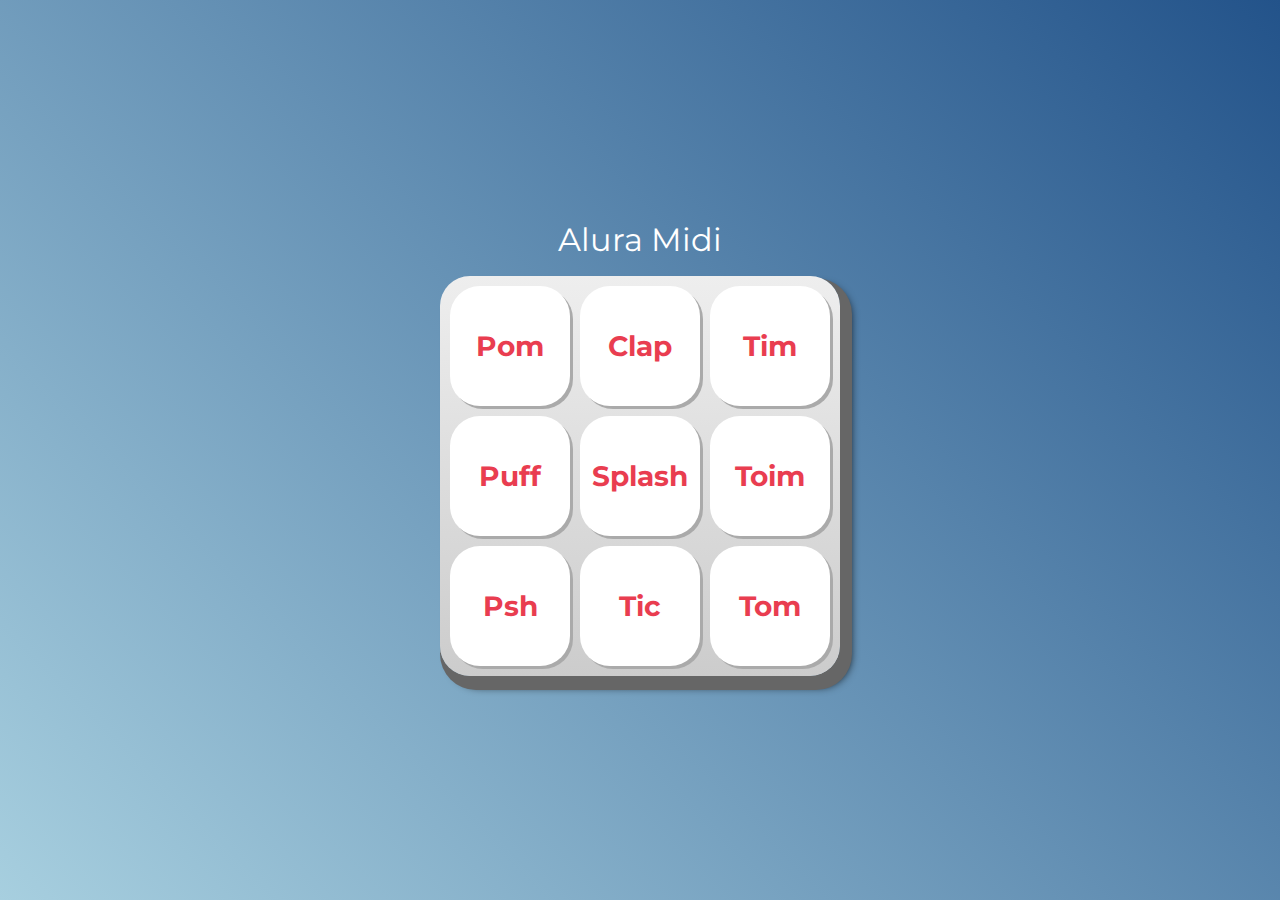
<file: index.html>
<!DOCTYPE html>
<html lang="pt-BR">
<head>
    <meta charset="UTF-8">
    <meta http-equiv="X-UA-Compatible" content="IE=edge">
    <meta name="viewport" content="width=device-width, initial-scale=1.0">

    <title>Alura MIDI</title>
   

    <link rel="preconnect" href="https://fonts.googleapis.com">
    <link rel="preconnect" href="https://fonts.gstatic.com" crossorigin>
    <link href="https://fonts.googleapis.com/css2?family=Montserrat:wght@500;600&display=swap" rel="stylesheet">

    <link rel="icon" type="image/png" href="images/bateria.png">
    <link rel="stylesheet" href="css/reset.css">
    <link rel="stylesheet" href="css/estilos.css">

</head>
<body>

    <h1>Alura Midi</h1>

    <section class="teclado">
        <button class="tecla tecla_pom">Pom</button>
        <button class="tecla tecla_clap">Clap</button>
        <button class="tecla tecla_tim">Tim</button>

        <button class="tecla tecla_puff">Puff</button>
        <button class="tecla tecla_splash">Splash</button>
        <button class="tecla tecla_toim">Toim</button>

        <button class="tecla tecla_psh">Psh</button>
        <button class="tecla tecla_tic">Tic</button>
        <button class="tecla tecla_tom">Tom</button>
    </section>

    <audio src="sounds/keyq.wav" id="som_tecla_pom"></audio>
    <audio src="sounds/keyw.wav" id="som_tecla_clap"></audio>
    <audio src="sounds/keye.wav" id="som_tecla_tim"></audio>
    <audio src="sounds/keya.wav" id="som_tecla_puff"></audio>
    <audio src="sounds/keys.wav" id="som_tecla_splash"></audio>
    <audio src="sounds/keyd.wav" id="som_tecla_toim"></audio>
    <audio src="sounds/keyz.wav" id="som_tecla_psh"></audio>
    <audio src="sounds/keyx.wav" id="som_tecla_tic"></audio>
    <audio src="sounds/keyc.wav" id="som_tecla_tom"></audio>

</body>
</html>
</file>
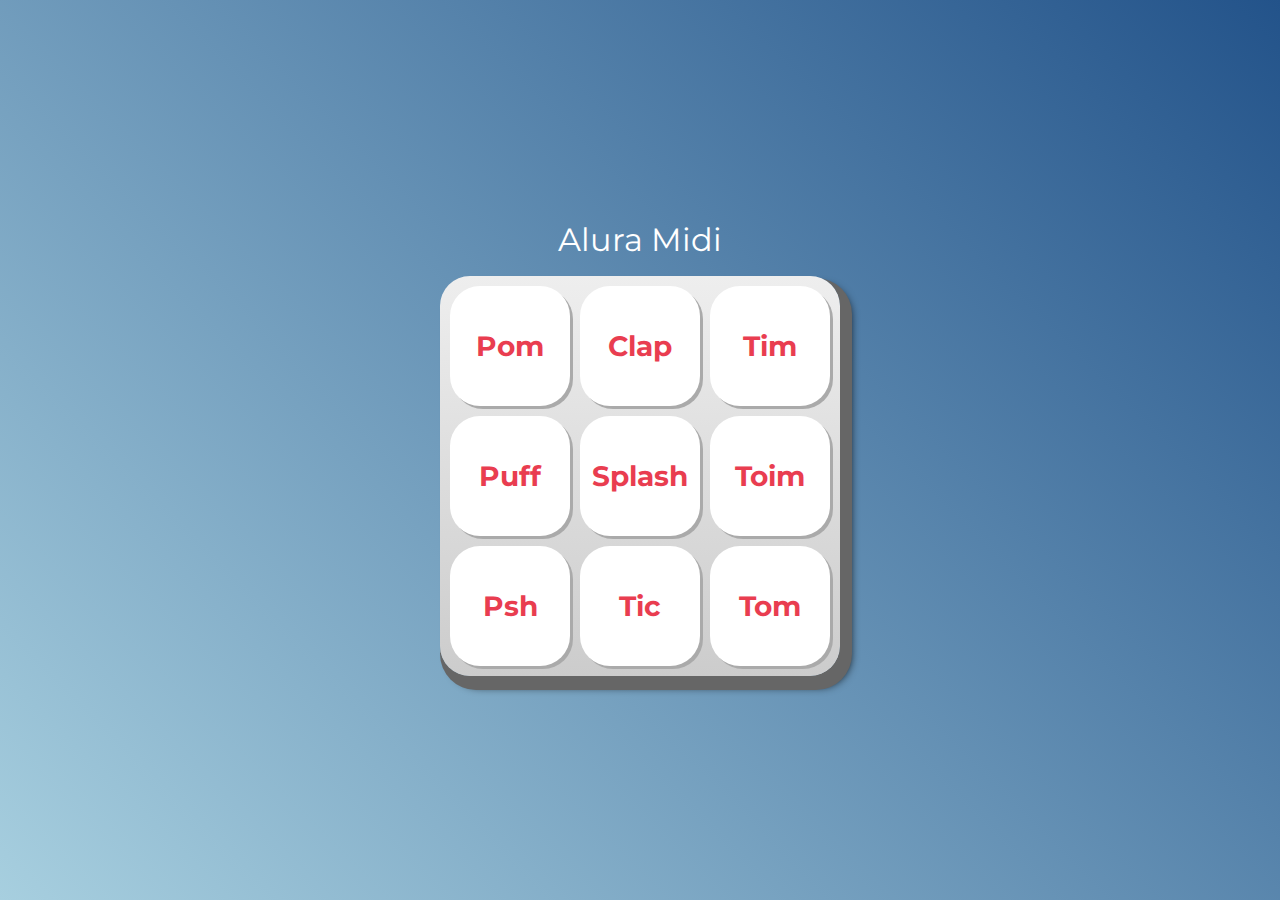
<file: aluramid/index.html>
<!DOCTYPE html>
<html lang="pt-BR">
<head>
    <meta charset="UTF-8">
    <meta http-equiv="X-UA-Compatible" content="IE=edge">
    <meta name="viewport" content="width=device-width, initial-scale=1.0">

    <title>Alura MIDI</title>
   

    <link rel="preconnect" href="https://fonts.googleapis.com">
    <link rel="preconnect" href="https://fonts.gstatic.com" crossorigin>
    <link href="https://fonts.googleapis.com/css2?family=Montserrat:wght@500;600&display=swap" rel="stylesheet">

    <link rel="icon" type="image/png" href="images/bateria.png">
    <link rel="stylesheet" href="css/reset.css">
    <link rel="stylesheet" href="css/estilos.css">
   

</head>
<body>

    <h1>Alura Midi</h1>

    <section class="teclado">
        <button class="tecla tecla_pom">Pom</button>
        <button class="tecla tecla_clap">Clap</button>
        <button class="tecla tecla_tim">Tim</button>

        <button class="tecla tecla_puff">Puff</button>
        <button class="tecla tecla_splash">Splash</button>
        <button class="tecla tecla_toim">Toim</button>

        <button class="tecla tecla_psh">Psh</button>
        <button class="tecla tecla_tic">Tic</button>
        <button class="tecla tecla_tom">Tom</button>
    </section>

    <audio src="sounds/keyq.wav" id="som_tecla_pom"></audio>
    <audio src="sounds/keyw.wav" id="som_tecla_clap"></audio>
    <audio src="sounds/keye.wav" id="som_tecla_tim"></audio>
    <audio src="sounds/keya.wav" id="som_tecla_puff"></audio>
    <audio src="sounds/keys.wav" id="som_tecla_splash"></audio>
    <audio src="sounds/keyd.wav" id="som_tecla_toim"></audio>
    <audio src="sounds/keyz.wav" id="som_tecla_psh"></audio>
    <audio src="sounds/keyx.wav" id="som_tecla_tic"></audio>
    <audio src="sounds/keyc.wav" id="som_tecla_tom"></audio>

    <script src="main.js"></script>

</body>
</html>
</file>
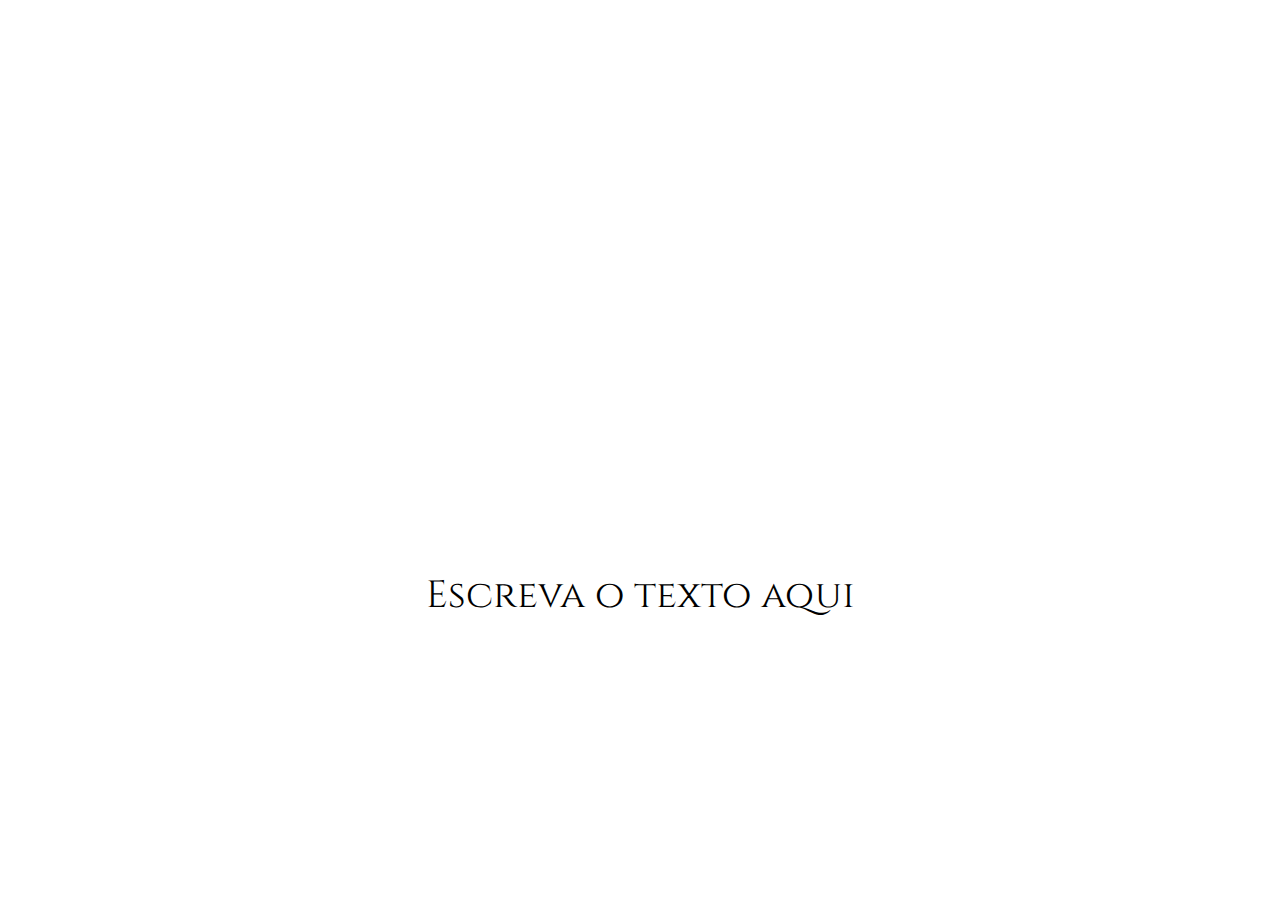
<file: dom/index.html>
<!DOCTYPE html>
<html lang="en" >
<head>
  <meta charset="UTF-8">
  <title>Manipulando o DOM - Aula 1</title>
  <link rel="stylesheet" href="./style.css">
</head>
<body>

<!-- fonte  --> 
<link rel="preconnect" href="https://fonts.googleapis.com"> 
<link rel="preconnect" href="https://fonts.gstatic.com" crossorigin>
<link href="https://fonts.googleapis.com/css2?family=Cinzel:wght@600&display=swap" rel="stylesheet">
<!-- fonte  -->

<section class="container">
<div class="trono"></div>
<p id="texto">O inverno está chegando</p>
</section>
<script>
    document.getElementById('texto').innerHTML="Escreva o texto aqui"
</script>

</body>
</html>
</file>
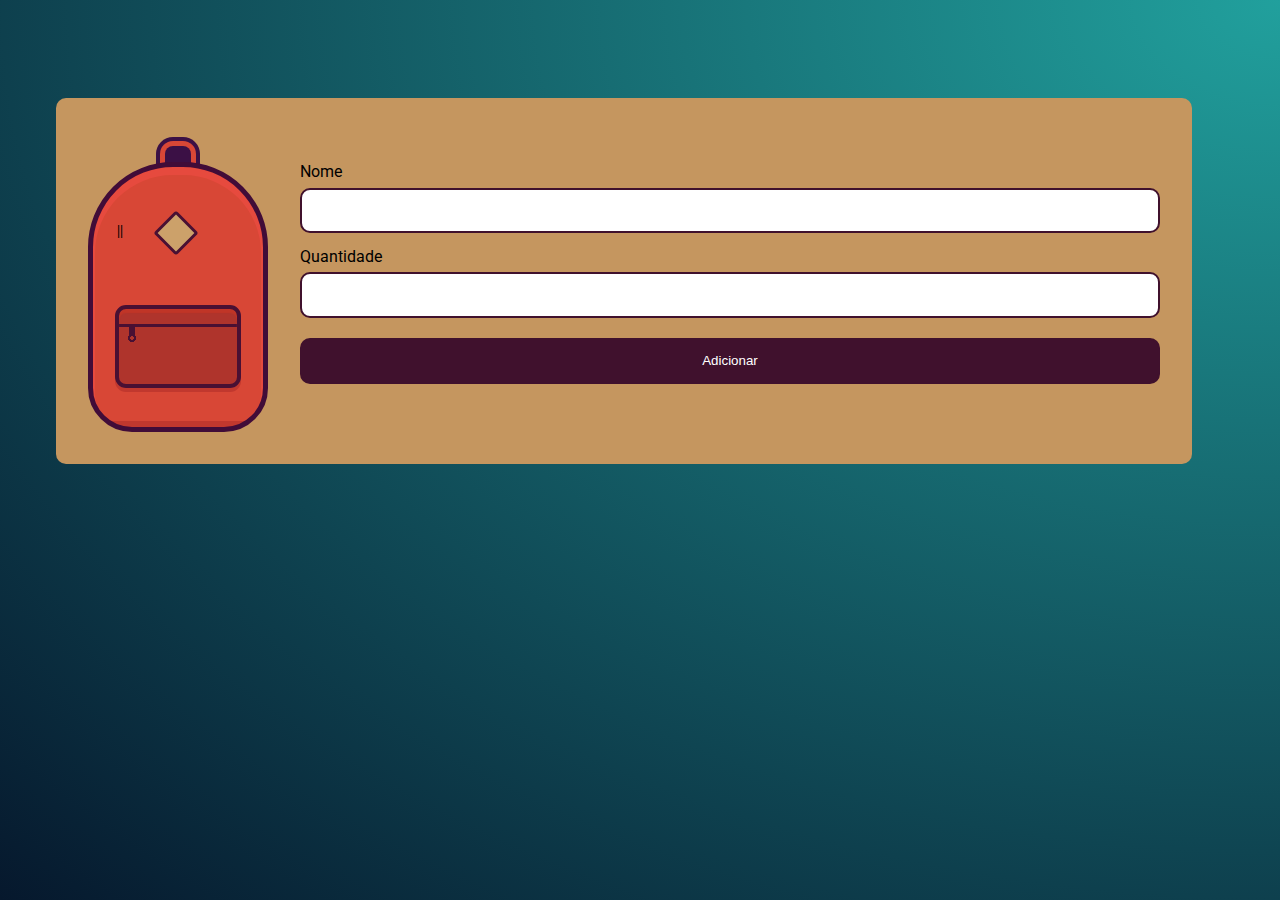
<file: mochila-de-viagem/index.html>
<!DOCTYPE html>
<html lang="pt-br">
<head>
    <meta charset="UTF-8">
    <meta http-equiv="X-UA-Compatible" content="IE=edge">
    <meta name="viewport" content="width=device-width, initial-scale=1.0">
    <title>Mochila de viagem</title>
    <link rel="stylesheet" href="css/style.css">

    <link rel="preconnect" href="https://fonts.googleapis.com">
    <link rel="preconnect" href="https://fonts.gstatic.com" crossorigin>
    <link href="https://fonts.googleapis.com/css2?family=Roboto&display=swap" rel="stylesheet"> 
</head>
<body>
    <main class="conteudo">
        <div class="principal">
            <div class="mochila"></div>
            <form action="" class="adicionar" id="novoItem">
                <label for="nome">Nome</label>
                <input type="text" name="nome" id="nome">
                <label for="quantidade">Quantidade</label>
                <input type="number" name="quantidade" id="quantidade">
                <input type="submit" value="Adicionar" class="cadastrar" id="cadastrar">
            </form>
        </div>
        
        <ul class="lista" id="lista">
            
        </ul>

    </main>

    <script src="js/main.js"></script>
</body>
</html>
</file>
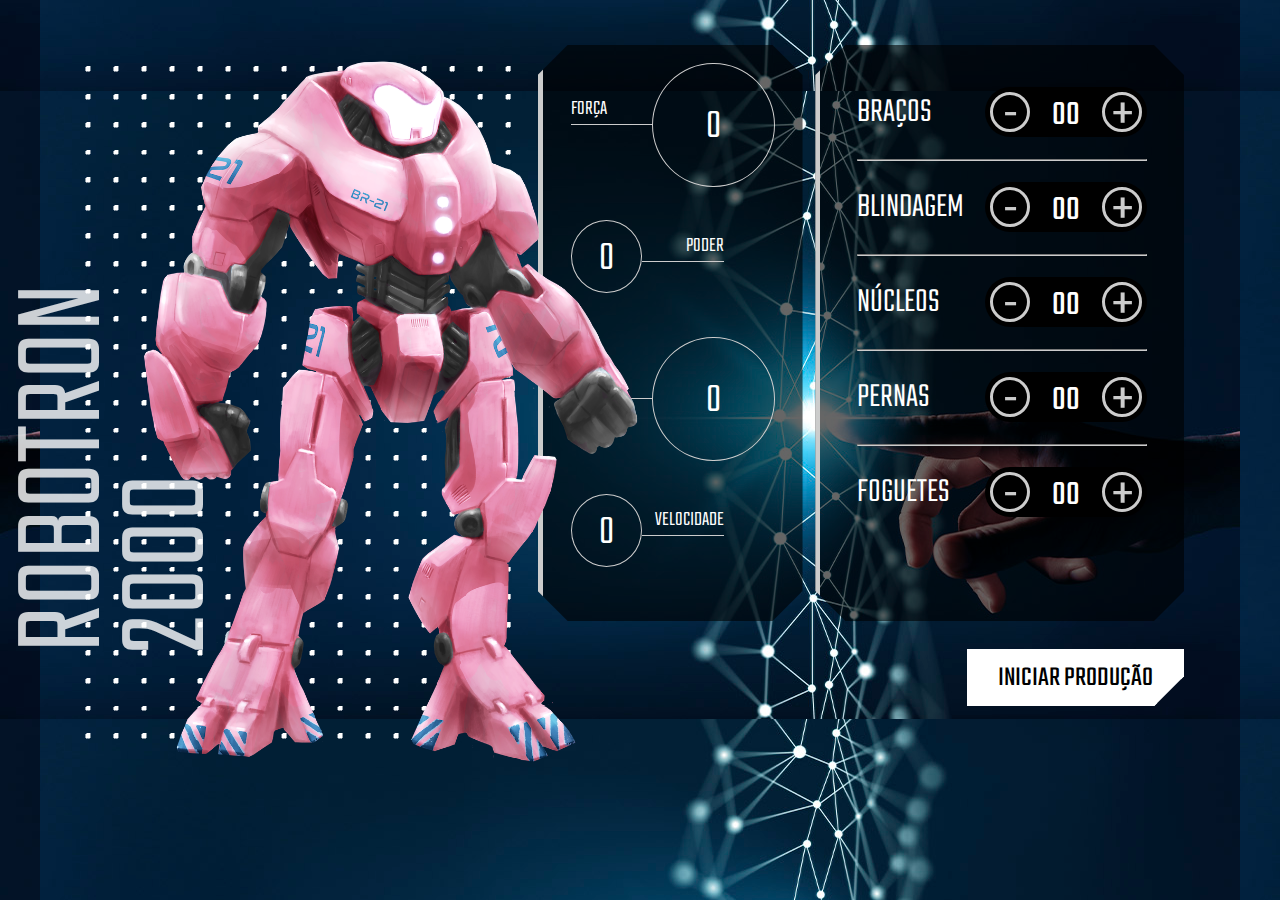
<file: robotron/index.html>
<!DOCTYPE html>
<html lang="pt-br">
<head>
    <meta charset="UTF-8">
    <meta http-equiv="X-UA-Compatible" content="IE=edge">
    <meta name="viewport" content="width=device-width, initial-scale=1.0">
    <link rel="shortcut icon" type="image/jpg" href="img/favicon.ico"/>
    <title>Robotron 2000</title>

    <link rel="stylesheet" href="css/style.css">
    <link rel="preconnect" href="https://fonts.googleapis.com">
    <link rel="preconnect" href="https://fonts.gstatic.com" crossorigin>
    <link href="https://fonts.googleapis.com/css2?family=Teko:wght@300;500&display=swap" rel="stylesheet"> 
</head>
<body>
    <main>
        <section class="robotron">
            <img class="robo" src="img/robotronrosa.png" alt="Robotron">
            <figcaption class="titulo">ROBOTRON <br>2000</figcaption>
        </section>

    <section class="box estatisticas">
        <div class="estatistica">
            <p class="estatistica-titulo">Força</p>
            <div class="estatistica-valor">
                <p class="estatistica-numero" data-estatistica = "forca">0</p>
            </div>
        </div>
        <div class="estatistica">
            <p class="estatistica-titulo">Poder</p>
            <div class="estatistica-valor">
                <p class="estatistica-numero" data-estatistica = "poder">0</p>
            </div>
        </div>
        <div class="estatistica">
            <p class="estatistica-titulo">Energia</p>
            <div class="estatistica-valor">
                <p class="estatistica-numero"data-estatistica ="energia">0</p>
            </div>
        </div>
        <div class="estatistica">
            <p class="estatistica-titulo">Velocidade</p>
            <div class="estatistica-valor">
                <p class="estatistica-numero" data-estatistica ="velocidade">0</p>
            </div>
        </div>
    </section>

        <section class="equipamentos">
            <form action="" class="montador">
                <div class="box montador-conteudo">
                    <div class="peca">
                        <label for="" class="peca-titulo">Braços</label>
                        <div class="controle">
                            <buttom class="controle-ajuste" data-controle ="-" data-peca = "bracos">-</buttom>
                            <input type="text" class="controle-contador" value="00" data-contador>
                            <buttom class="controle-ajuste" data-controle="+" data-peca="bracos">+</buttom>
                        </div>
                    </div>
                    <hr class="linha">
                    <div class="peca">
                        <label for="" class="peca-titulo">Blindagem</label>
                        <div class="controle">
                            <buttom class="controle-ajuste" data-controle="-" data-peca="blindagem">-</buttom>
                            <input type="text" class="controle-contador" value="00" data-contador>
                            <buttom class="controle-ajuste" data-controle="+" data-peca="blindagem">+</buttom>
                        </div>
                    </div>
                    <hr class="linha">
                    <div class="peca">
                        <label for="" class="peca-titulo">Núcleos</label>
                        <div class="controle">
                            <buttom class="controle-ajuste" data-controle="-" data-peca="nucleos">-</buttom>
                            <input type="text" class="controle-contador" value="00" data-contador>
                            <buttom class="controle-ajuste" data-controle="+" data-peca="nucleos">+</buttom>
                        </div>
                    </div>
                    <hr class="linha">
                    <div class="peca">
                        <label for="" class="peca-titulo">Pernas</label>
                        <div class="controle">
                            <buttom class="controle-ajuste" data-controle="-" data-peca="pernas">-</buttom>
                            <input type="text" class="controle-contador" value="00" data-contador>
                            <buttom class="controle-ajuste" data-controle="+" data-peca="pernas">+</buttom>
                        </div>
                    </div>
                    <hr class="linha">
                    <div class="peca">
                        <label for="" class="peca-titulo">Foguetes</label>
                        <div class="controle">
                            <buttom class="controle-ajuste" data-controle="-" data-peca="foguetes">-</buttom>
                            <input type="text" class="controle-contador" value="00" data-contador>
                            <buttom class="controle-ajuste" data-controle="+" data-peca="foguetes">+</buttom>
                        </div>
                    </div>
                </div>
                <input type="submit" value="Iniciar produção" class="producao" id="producao">
            </form>
        </section>
    </main>
    <script src="main.js"></script>
</body>
</html>
</file>
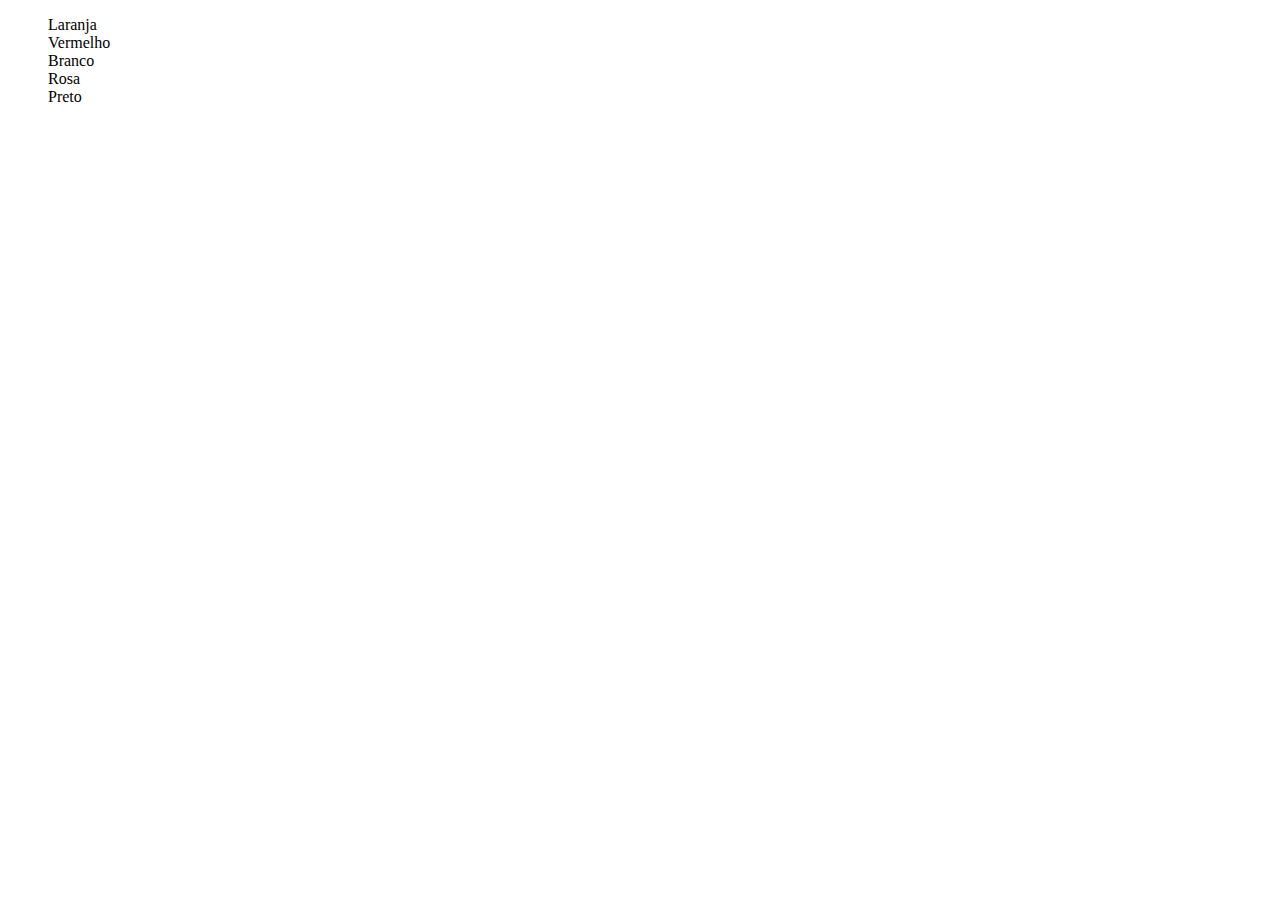
<file: exercicios/dom02/index2.html>
<!DOCTYPE html>
<html lang="pt-br">
<head>
    <meta charset="UTF-8">
    <meta http-equiv="X-UA-Compatible" content="IE=edge">
    <meta name="viewport" content="width=device-width, initial-scale=1.0">
    <title>Document</title>
</head>
<body>
    <ul class="lista">
        <div class="item">Laranja</div>
        <div class="item">Vermelho</div>
        <div class="item">Branco</div>
        <div class="item">Rosa</div>
        <div class="item">Preto</div>
      </ul>
      <script>
             
        var lista = ["Laranja", "Vermelho", "Branco", "Rosa", "Preto"]; 

         lista.splice(1,1)//remove o item da lista
        
         lista.length()
          console.log(lista)
         

        

      </script>
    
</body>
</html>
</file>
<file: css/estilos.css>
:root {
  --cinza: #aaa;
  --vermelha: #e93d50;
  --vermelha-escura: #af303f;
  --branca: #fff;
  --luz: rgb(229, 255, 0);
}

body {
  align-items: center;
  background: linear-gradient(45deg, #a7cfdf 0%,#23538a 100%);
  display: flex;
  justify-content: center;
  flex-direction: column;
  font-family: 'Montserrat', sans-serif;
  min-height: 100vh;
}

h1 {
  color: var(--branca);
  margin-bottom: 20px;
  font-size: 2rem;
}

.teclado {
  background: linear-gradient(to bottom, #eeeeee 0%,#cccccc 100%);
  box-shadow: 6px 8px 0 6px #666, 10px 10px 10px #000;
  border-radius: 30px;
  display: grid;
  gap: 10px;
  grid-template-columns: repeat(3, 1fr);
  padding: 10px;
}

.tecla {
  background-color: var(--branca);
  border-radius: 30px;
  box-shadow: 3px 3px 0 var(--cinza);
  color: var(--vermelha);
  cursor: pointer;
  height: 120px;
  font-size: 1.75em;
  font-weight: bold;
  line-height: 120px;
  text-align: center;
  width: 120px;
}

.tecla.ativa,
.tecla:active {
  background-color: var(--vermelha);
  border: 4px solid  var(--vermelha);
  box-shadow: 3px 3px 0 var(--vermelha-escura) inset;
  color: var(--branca);
  outline: none;
}

.tecla.focus,
.tecla:focus {
  outline: none;
  box-shadow: 1px 1px 10px var(--luz);
}

.tecla.active:focus,
.tecla:active:focus {
  box-shadow: 3px 3px 0 var(--vermelha-escura) inset, 1px 1px 10px var(--luz);
}
</file>
<file: aluramid/css/estilos.css>
:root {
  --cinza: #aaa;
  --vermelha: #e93d50;
  --vermelha-escura: #af303f;
  --branca: #fff;
  --luz: rgb(229, 255, 0);
}

body {
  align-items: center;
  background: linear-gradient(45deg, #a7cfdf 0%,#23538a 100%);
  display: flex;
  justify-content: center;
  flex-direction: column;
  font-family: 'Montserrat', sans-serif;
  min-height: 100vh;
}

h1 {
  color: var(--branca);
  margin-bottom: 20px;
  font-size: 2rem;
}

.teclado {
  background: linear-gradient(to bottom, #eeeeee 0%,#cccccc 100%);
  box-shadow: 6px 8px 0 6px #666, 10px 10px 10px #000;
  border-radius: 30px;
  display: grid;
  gap: 10px;
  grid-template-columns: repeat(3, 1fr);
  padding: 10px;
}

.tecla {
  background-color: var(--branca);
  border-radius: 30px;
  box-shadow: 3px 3px 0 var(--cinza);
  color: var(--vermelha);
  cursor: pointer;
  height: 120px;
  font-size: 1.75em;
  font-weight: bold;
  line-height: 120px;
  text-align: center;
  width: 120px;
}

.tecla.ativa,
.tecla:active {
  background-color: var(--vermelha);
  border: 4px solid  var(--vermelha);
  box-shadow: 3px 3px 0 var(--vermelha-escura) inset;
  color: var(--branca);
  outline: none;
}

.tecla.focus,
.tecla:focus {
  outline: none;
  box-shadow: 1px 1px 10px var(--luz);
}

.tecla.active:focus,
.tecla:active:focus {
  box-shadow: 3px 3px 0 var(--vermelha-escura) inset, 1px 1px 10px var(--luz);
}
</file>
<file: dom/style.css>
* {
    margin: 0;
    padding: 0;
  }
  
  body {
    background: var(--cor-fundo);
    color: var(--cor-fonte);
    font-family: 'Cinzel', serif;
    font-size: 38px;
    user-select: none;
    transition: 2s;
  }
  
  .container {
    height: 90vh;
    width: 100%;
    display: flex;
    flex-direction: column;
    justify-content: center;
    align-items: center;
  }
  
  .trono {
    background-image: url("https://caelum-online-public.s3.amazonaws.com/1369-alura-mais-dark-mode/trono-preto.png");
    background-size: cover;
    width: 450px;
    height: 350px;
    margin-bottom: 30px;
    position: relative;
    top: 10%;
    right: 5%;
  }
</file>
<file: mochila-de-viagem/css/style.css>
html {
    background: radial-gradient(farthest-corner at right top,#21A09D, #06182D);
    height: 100%;
    font-family: 'Roboto', cursive;
}

.conteudo {
    padding: 10vh 3em 0;
    display: flex;
    align-items: flex-start;
    gap: 2em;
}

.principal {
    flex-grow: 1;
    flex-basis: auto;
    min-width: 600px;
    padding: 4em 2em 2em;
    box-sizing: border-box;
    display: flex;
    background: #C5965F;
    border-radius: 10px;
    gap: 2em;
}
  
.mochila {
    min-width: 170px;
    max-width: 170px;
    height: 180px;
    padding-top: 80px;
    background-color: #d84736;
    box-shadow: inset 0 6px 0 2px #e64a3e, 0 -93px 0 -77px #3b1045, 0 -93px 0 -72px #d84736, 0 -93px 0 -68px #3b1045;
    background-image: linear-gradient(to right, transparent 5px, transparent 20px, transparent 1px, transparent 25px, transparent 5px, transparent 20px, transparent 20px, transparent 86px, #c1382e 45px, #c1382e 230px, transparent 25px, transparent 172px );
    background-position: center 254px;
    background-size: 305px 6px;
    background-repeat: repeat-x; 
    border: 5px solid #410c38;
    border-radius: 85px 85px 44px 44px;
    display: inline-block;
    vertical-align: top;
    flex-basis: auto;
    flex-grow: 1;
}
  
.mochila:before, .mochila:after {
    display: block;
    content: '';
    position: absolute;
  }
  
.mochila:before {
    height: 75px;
    width: 118px;
    background-image: radial-gradient(circle closest-corner at 13px 29px , #af342c, #af342c 2px, transparent 2px, transparent), radial-gradient(circle closest-corner at 13px 29px , #491033, #491033 4px, transparent 4px, transparent), linear-gradient(to bottom, transparent 10px, transparent 15px, #491033 5px, #491033 18px, transparent 18px, transparent 100px), linear-gradient(to right, #af342c 10px, #af342c 10px, transparent 10px, transparent 16px, #af342c 9px, #af342c 50px), linear-gradient(to bottom, #af342c 8px, #af342c 16px, #491033 8px, #491033 30px, #af342c 20px, #af342c 72px, #af342c 10px, #af342c 57px, #af342c 5%);
    margin-left: 22px;
    margin-top: 58px;
    border: 4px solid #491033;
    border-radius: 11px;
    box-shadow: 0 4px 0 0 #c1382e, inset 0px 4px 1px 0 #c03527;
    content: '||';
    color: transparent;
    font-family: Comic Sans MS;
    font-weight: bold;
    z-index: 1;
    text-shadow: rgb(0, 0, 0) -2px -86px 0px;
    font-size: 14px;
}
  
.mochila:after {
    margin-left: 67px;
    margin-top: -30px;
    background: #cca16a;
    width:26px;
    height:26px;
    border: 3px solid #491033;
    border-radius: 3px;
    transform: rotate(45deg);
}

.adicionar {
    width: 100%;
}

.adicionar input {
    width: 100%;
    box-sizing: border-box;
    margin: 0.5em 0 1em;
    padding: 1em 0.5em;
    border-radius: 10px;
    border: 2px solid #40112D;
}

.adicionar label {
    display: block;
}

.cadastrar {
    background-color: #40112D;
    color: #FFFFFF;
    cursor: pointer;
}

.lista {
    margin: 0;
    padding: 0;
}

.item {
    list-style: none;
    padding: 0.6em 2em;
    background: #FFFFFF;
    border-radius: 10px;
    margin: 0 0 1em;
    width: 100%;
    box-sizing: border-box;
    display: inline-flex;
    align-items: center;
    gap: 1em;
    font-size: 20px;
}

.item strong {
    border-radius: 50%;
    display: flex;
    align-items: center;
    justify-content: center;
    width: 40px;
    height: 40px;
    Background: #C5965F;
    font-weight: 400;
}
</file>
<file: robotron/css/style.css>
:root {
    --main-cinza: #CCCCCC;
    --main-branco: #FFFFFF;
    --main-preto: #000000;
}

* {
    box-sizing: border-box;
}

body {
    background: url(../img/fundo2.jpg);
    background-position: center center;
    background-size: cover cover;
    padding: 0;
    margin: 0;
    font-weight: 300;
}

body, input {
    font-family: 'Teko', sans-serif;
}

main {
    width: 80vw;
    height: 80vh;
    margin: 10vh 8vw 10vh 12vw;
    display: flex;
    gap: 1vw;
}

.robotron {
    background: url(../img/estrutura.png) no-repeat;
    background-position: center center;
    margin: 0;
    flex-basis: 40%;
    position: relative;
}

.robo {
    height: 110%;
    z-index: 1;
    position: absolute;
    left: -20%;
    top: -5%;
}

.titulo {
    transform: rotate(180deg);
    font-weight: 300;
    font-size: 130px;
    position: absolute;
    bottom: 7rem;
    left: -3rem;
    line-height: 0.8;
    writing-mode: vertical-rl;
    text-orientation: mixed;
    color: rgba(255,255,255,0.8)
}

.box {
    background: rgba(0, 0, 0, 0.6);
    clip-path: polygon(calc(100% - 30px) 0, 100% 30px, 100% calc(100% - 30px), calc(100% - 30px) 100%, 30px 100%, 0 calc(100% - 30px), 0 30px, 30px 0);
    border-left: 5px solid var(--main-cinza);
    height: 80%;
}

/****************************** Equipamentos *****/

.equipamentos {
    flex-basis: 32%;
}

.montador {
    height: 100%;;
}

.montador-conteudo {
    padding: 2em 10%;
}

.peca {
    padding: 1em 0;
}

.peca-titulo {
    color: var(--main-branco);
    text-transform: uppercase;
    font-size: 2.5em;
}

.controle {
    background: var(--main-preto);
    border-radius: 25px;
    float: right;
    display: inline-flex;
    padding: 5px;
    align-items: center;
    align-self: flex-end;
}

.controle-contador {
    width: 40px;
    height: 35px;
    background: none;
    border: 0;
    margin: 0 1rem;
    color: var(--main-branco);
    text-align: center;
    font-size: 2.5em;
    display: inline-flex;
    align-items: center;
    padding-top: 8px;
}

.controle-ajuste {
    display: inline-block;
    width: 40px;
    height: 40px;
    line-height: 44px;
    border-radius: 50%;
    color: var(--main-cinza);
    font-size: 4em;
    background: var(--main-preto);
    text-align: center;
    border: 3px solid var(--main-cinza);
    cursor: pointer;
}

.linha {
    border-color: var(--main-cinza);
}

.producao {
    margin-top: 1em;
    font-size: 2em;
    text-transform: uppercase;
    padding: 0.2em 1em;
    float: right;
    border: 3px solid var(--main-branco);
    background: var(--main-branco);
    clip-path: polygon(100% 0, 100% calc(100% - 30px), calc(100% - 30px) 100%, 0 100%, 0 0);
    cursor: pointer;
}

.producao:hover {
    background: var(--main-preto);
    color: var(--main-branco)
}



/****************************** Estatísticas *****/
.estatisticas {
    flex-basis: 23%;
    padding: 2em 2em 0;
}

.estatistica {
    color: var(--main-branco);
    display: flex;
    align-items: flex-start;
    height: 25%;
}

.estatistica-titulo {
    font-size: 1.5em;
    border-bottom: 1px solid var(--main-cinza);
    flex-basis: 40%;
    text-transform: uppercase;
    order: 1
}

.estatistica-valor {
    flex-basis: 60%;
    position: relative;
    margin: 10px 0 0;
    order: 2;
    margin: -10px 0 0;
}

.estatistica-valor::after {
    content: "";
    display: block;
    padding-bottom: 100%;
    border: 1px solid var(--main-cinza);
    border-radius: 50%;
}

.estatistica-numero {
    position: absolute;
    top: 50%;
    transform: translateY(-46%);
    width: 100%;
    line-height: 100%;
    text-align: center;
    font-size: 3em;
    margin: 0;
}

.estatistica:nth-child(2n) .estatistica-titulo {
    order: 2;
    text-align: right;
}

.estatistica:nth-child(2n) .estatistica-valor {
    order: 1;
    flex-basis: 35%;
    margin: 10px 0 0;
}

@media screen and (max-width: 1600px) {
    body { 
        font-size: 14px;
    }
    main {
        width: 90vw;
        height: 80vh;
        margin: 5vh auto;
    }
}

@media screen and (max-width: 1200px) {
    body { 
        font-size: 13px;
    }

    main {
        width: 96vw;
        height: 80vh;
        margin: 10vh auto;
    }
}
</file>
